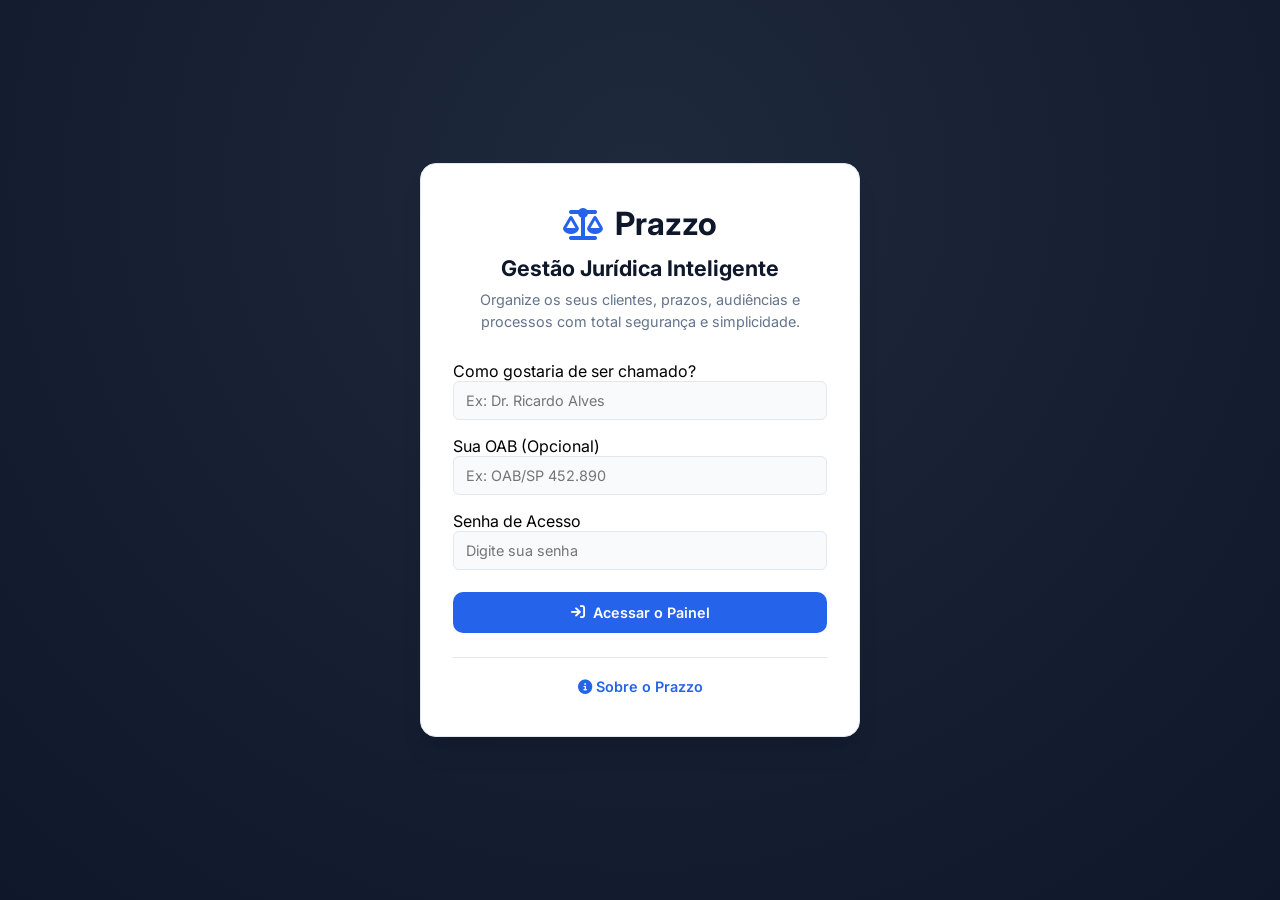
<file: login/index.html>
<!DOCTYPE html>
<html lang="pt-BR">
<head>
    <meta charset="UTF-8">
    <meta name="viewport" content="width=device-width, initial-scale=1.0">
    <title>Bem-vindo ao Prazzo - Gestão Jurídica</title>
    <link rel="preconnect" href="https://fonts.googleapis.com">
    <link rel="preconnect" href="https://fonts.gstatic.com" crossorigin>
    <link href="https://fonts.googleapis.com/css2?family=Inter:wght@400;500;600;700&display=swap" rel="stylesheet">
    <link rel="stylesheet" href="https://cdnjs.cloudflare.com/ajax/libs/font-awesome/6.4.0/css/all.min.css">
    <link rel="stylesheet" href="style.css">
</head>
<body class="login-page-body">

    <div class="login-container">
        <div class="login-card">
            <div class="login-brand">
                <i class="fa-solid fa-scale-balanced"></i>
                <span>Prazzo</span>
            </div>
            <h1>Gestão Jurídica Inteligente</h1>
            <p class="login-subtitle">Organize os seus clientes, prazos, audiências e processos com total segurança e simplicidade.</p>

            <form id="loginForm" onsubmit="handleLogin(event)">
                <div class="form-group">
                    <label for="loginName">Como gostaria de ser chamado?</label>
                    <input type="text" id="loginName" class="form-control" required placeholder="Ex: Dr. Ricardo Alves">
                </div>
                <div class="form-group">
                    <label for="loginOab">Sua OAB (Opcional)</label>
                    <input type="text" id="loginOab" class="form-control" placeholder="Ex: OAB/SP 452.890">
                </div>
                <div class="form-group">
                    <label for="loginPassword">Senha de Acesso</label>
                    <input type="password" id="loginPassword" class="form-control" required placeholder="Digite sua senha">
                </div>
                <button type="submit" class="btn btn-primary btn-block" style="padding: 12px; margin-top: 6px;">
                    <i class="fa-solid fa-arrow-right-to-bracket"></i> Acessar o Painel
                </button>
            </form>

            <div class="login-footer-links">
                <button type="button" class="btn-link-text" onclick="openAboutModal()">
                    <i class="fa-solid fa-circle-info"></i> Sobre o Prazzo
                </button>
            </div>
        </div>
    </div>

    <!-- Modal Sobre -->
    <div class="modal-overlay" id="aboutModalOverlay" role="dialog" aria-modal="true">
        <div class="modal">
            <div class="modal-header">
                <h3>Sobre o Prazzo</h3>
                <button class="modal-close" onclick="closeAboutModal()" type="button">&times;</button>
            </div>
            <div class="modal-body-text">
                <p>O <strong>Prazzo</strong> é um sistema moderno de gestão integrada para advogados e escritórios jurídicos.</p>
                <p><i class="fa-solid fa-shield-halved" style="color: #2563eb; margin-right: 6px;"></i><strong>Privacidade:</strong> Todos os seus dados, clientes e prazos ficam salvos de forma segura e localmente no seu navegador.</p>
            </div>
            <div class="modal-footer">
                <button type="button" class="btn btn-secondary" onclick="closeAboutModal()">Fechar</button>
            </div>
        </div>
    </div>

    <script src="script.js"></script>
</body>
</html>
</file>
<file: login/style.css>
:root {
    --primary: #0f172a;
    --accent: #2563eb;
    --accent-hover: #1d4ed8;
    --bg-card: #ffffff;
    --text-main: #0f172a;
    --text-muted: #64748b;
    --border-color: #e2e8f0;
    --radius: 10px;
    --shadow-lg: 0 20px 25px -5px rgba(0, 0, 0, 0.1), 0 10px 10px -5px rgba(0, 0, 0, 0.04);
}

* { box-sizing: border-box; margin: 0; padding: 0; font-family: 'Inter', sans-serif; }

.login-page-body {
    background-color: #0f172a;
    background-image: radial-gradient(circle at 50% 20%, #1e293b 0%, #0f172a 100%);
    display: flex;
    align-items: center;
    justify-content: center;
    min-height: 100vh;
    padding: 20px;
}

.login-container { width: 100%; max-width: 440px; }

.login-card {
    background: var(--bg-card);
    border: 1px solid var(--border-color);
    border-radius: 16px;
    padding: 40px 32px;
    box-shadow: var(--shadow-lg);
    text-align: center;
}

.login-brand {
    font-size: 2rem;
    font-weight: 700;
    color: var(--text-main);
    display: flex;
    align-items: center;
    justify-content: center;
    gap: 12px;
    margin-bottom: 12px;
}
.login-brand i { color: var(--accent); }

.login-card h1 { font-size: 1.35rem; font-weight: 700; color: var(--text-main); margin-bottom: 8px; }
.login-subtitle { font-size: 0.9rem; color: var(--text-muted); margin-bottom: 28px; line-height: 1.5; }
.login-card .form-group { text-align: left; margin-bottom: 16px; }

.form-control {
    width: 100%;
    padding: 10px 12px;
    border: 1px solid var(--border-color);
    border-radius: 6px;
    font-size: 0.9rem;
    background-color: #f8fafc;
    color: var(--text-main);
}
.form-control:focus { outline: none; border-color: var(--accent); background-color: #ffffff; }

.btn {
    display: inline-flex;
    align-items: center;
    gap: 8px;
    padding: 10px 18px;
    border-radius: var(--radius);
    font-weight: 600;
    font-size: 0.9rem;
    cursor: pointer;
    border: none;
    transition: all 0.2s ease;
}
.btn-primary { background-color: var(--accent); color: white; }
.btn-primary:hover { background-color: var(--accent-hover); }
.btn-secondary { background-color: #f1f5f9; color: var(--text-main); border: 1px solid var(--border-color); }
.btn-block { width: 100%; justify-content: center; }

.login-footer-links { margin-top: 24px; padding-top: 18px; border-top: 1px solid var(--border-color); }
.btn-link-text { background: none; border: none; color: var(--accent); font-size: 0.9rem; font-weight: 600; cursor: pointer; }

.modal-overlay {
    position: fixed; top: 0; left: 0; right: 0; bottom: 0;
    background-color: rgba(15, 23, 42, 0.65);
    display: flex; align-items: center; justify-content: center;
    z-index: 1000; opacity: 0; pointer-events: none; transition: opacity 0.25s; padding: 16px;
}
.modal-overlay.active { opacity: 1; pointer-events: all; }
.modal { background: #fff; padding: 28px; border-radius: var(--radius); width: 100%; max-width: 500px; }
.modal-header { display: flex; justify-content: space-between; align-items: center; margin-bottom: 15px; }
.modal-close { background: none; border: none; font-size: 1.4rem; cursor: pointer; }
.modal-footer { margin-top: 20px; display: flex; justify-content: flex-end; }
</file>
